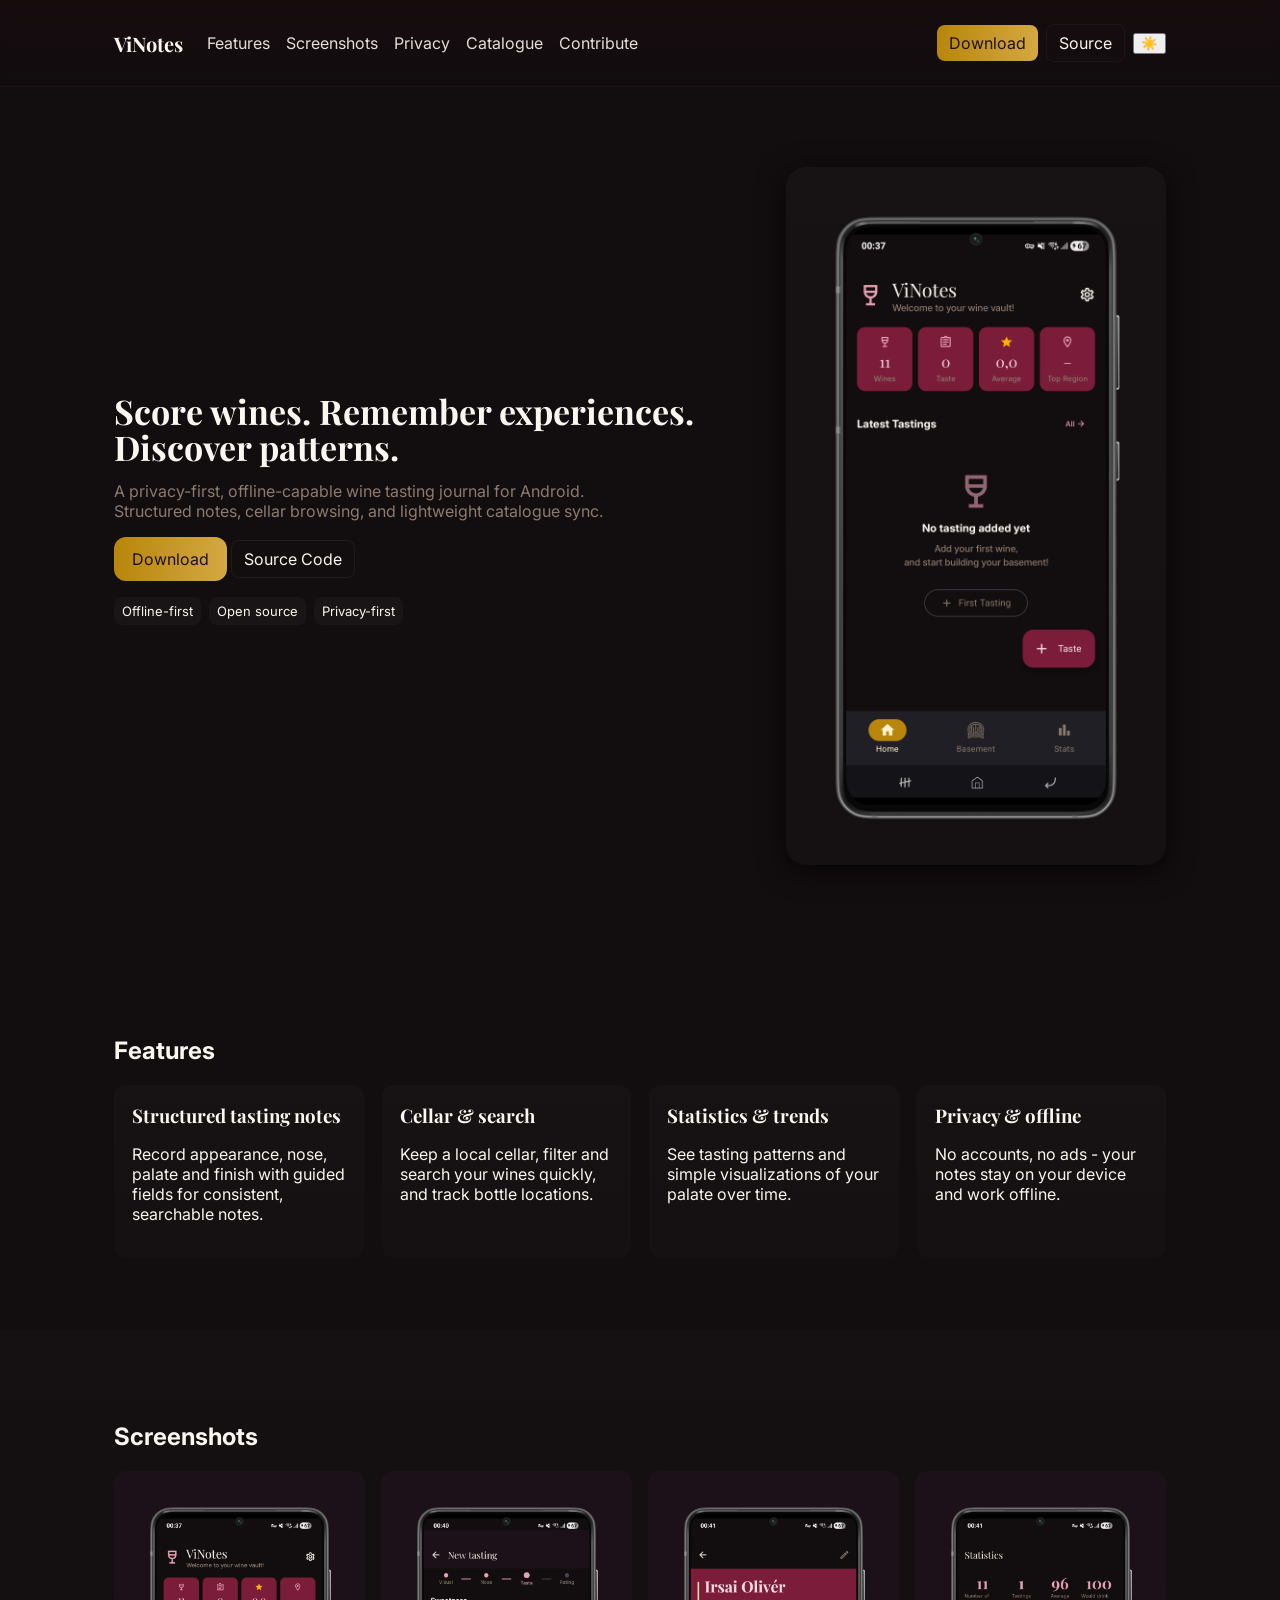
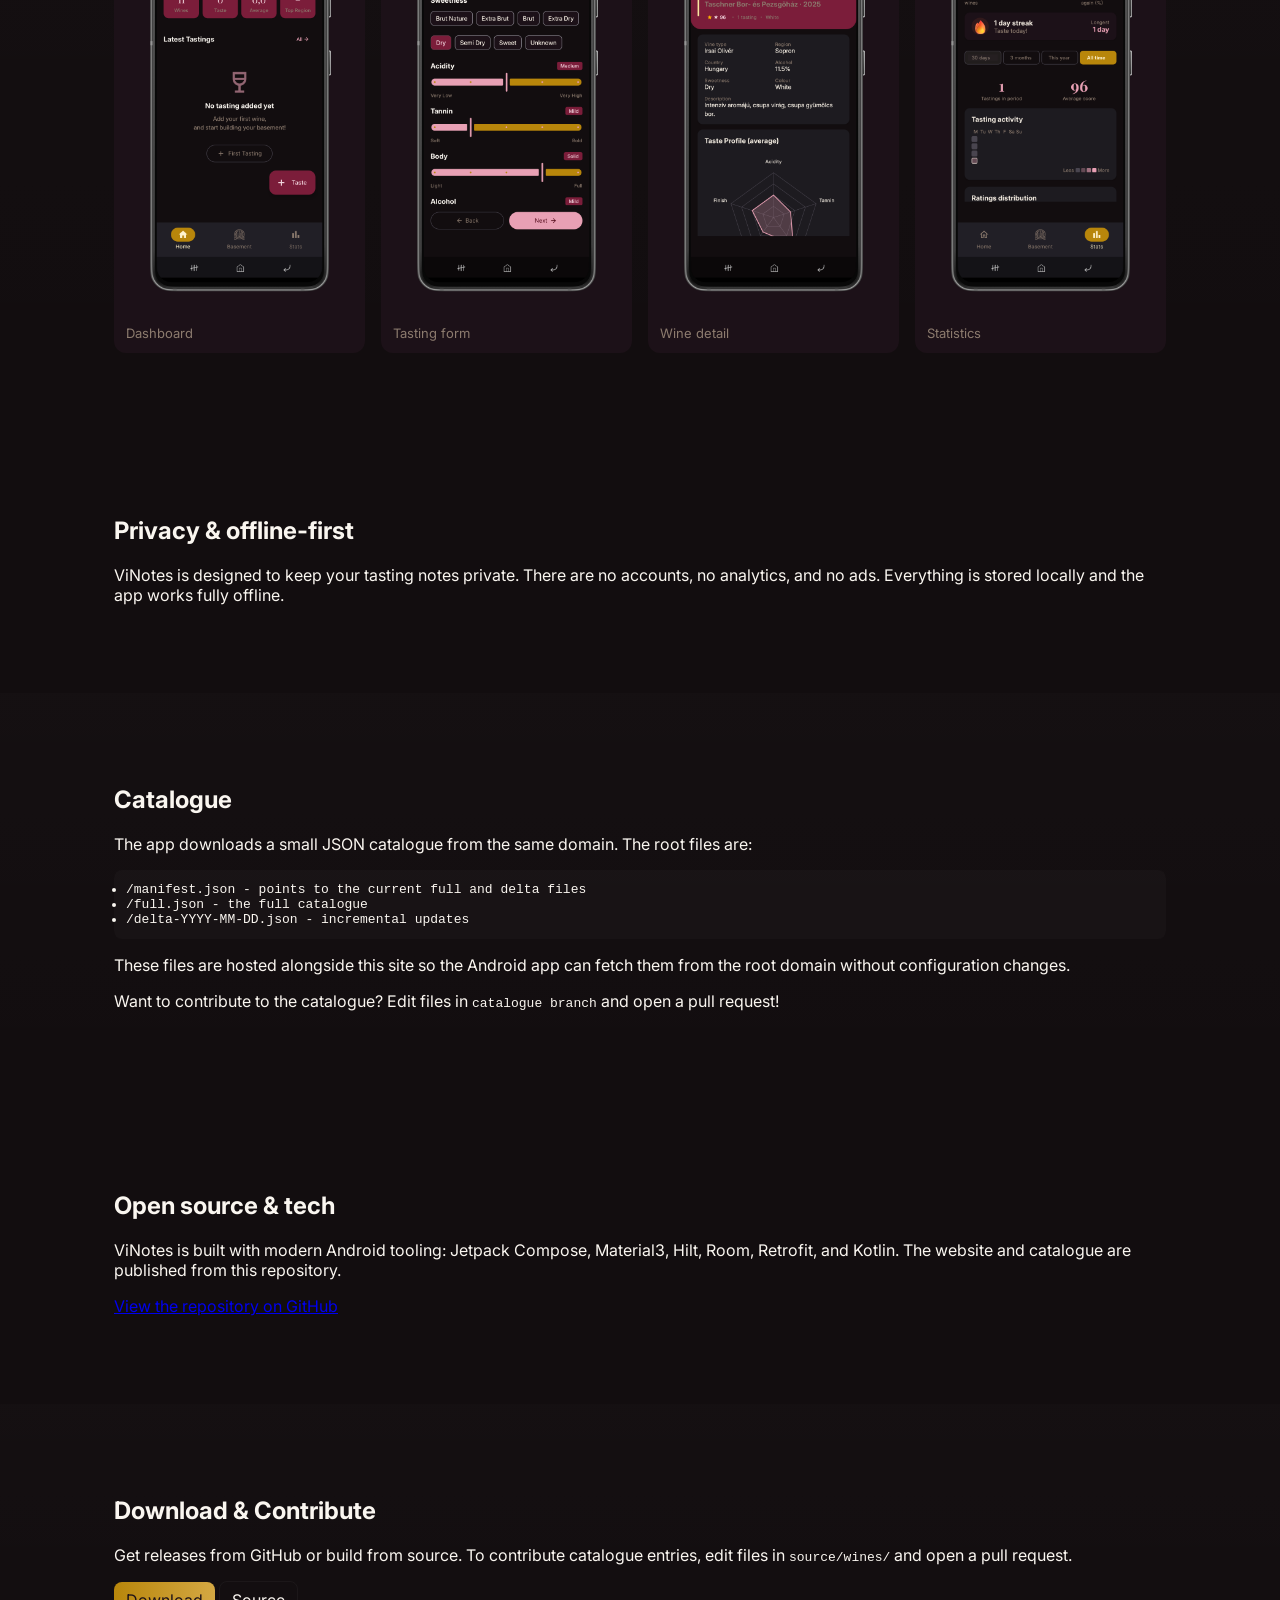
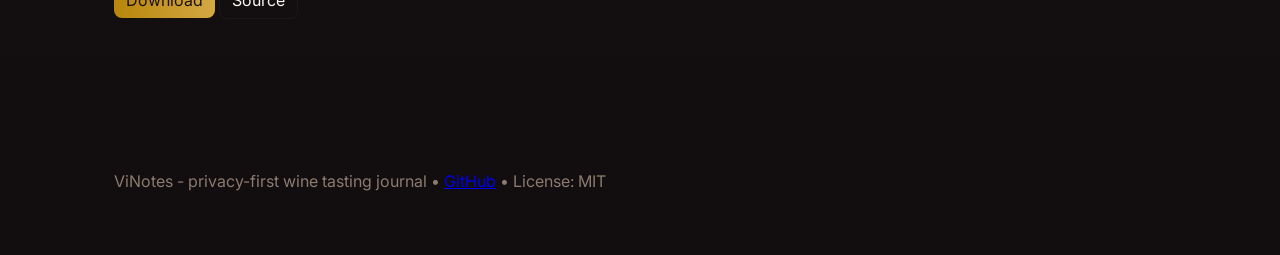
<file: index.html>
<!doctype html>
<html lang="en">
<head>
  <meta charset="utf-8" />
  <meta name="viewport" content="width=device-width,initial-scale=1" />
  <title>ViNotes - Score wines. Remember experiences.</title>
  <link rel="icon" href="src/vinotes.ico">
  <link rel="stylesheet" href="styles.css">
  <link href="https://fonts.googleapis.com/css2?family=Inter:wght@400;600;700&family=Playfair+Display:wght@400;700&display=swap" rel="stylesheet">
</head>
<body data-theme="dark">
  <header class="topnav">
    <div class="container">
      <a class="brand" href="#">ViNotes</a>
      <nav class="nav">
        <a href="#features">Features</a>
        <a href="#screenshots">Screenshots</a>
        <a href="#privacy">Privacy</a>
        <a href="#catalogue">Catalogue</a>
        <a href="#contribute">Contribute</a>
      </nav>
      <div class="actions">
        <a class="btn primary" href="https://github.com/T0liver/ViNotes/releases">Download</a>
        <a class="btn" href="https://github.com/T0liver/ViNotes">Source</a>
        <button id="themeToggle" aria-label="Toggle theme">☀️</button>
      </div>
    </div>
  </header>

  <main>
    <section id="hero" class="hero">
      <div class="container hero-grid">
        <div class="hero-copy">
          <h1>Score wines. Remember experiences. Discover patterns.</h1>
          <p class="lede">A privacy-first, offline-capable wine tasting journal for Android. Structured notes, cellar browsing, and lightweight catalogue sync.</p>
          <p class="hero-ctas">
            <a class="btn primary large" href="https://github.com/T0liver/ViNotes/releases">Download</a>
            <a class="btn ghost" href="https://github.com/T0liver/ViNotes">Source Code</a>
          </p>
          <ul class="badges">
            <li>Offline-first</li>
            <li>Open source</li>
            <li>Privacy-first</li>
          </ul>
        </div>
        <div class="hero-shot">
          <div class="device-frame">
            <img alt="Dashboard screenshot" src="src/dashboard.png">
          </div>
        </div>
      </div>
    </section>

    <section id="features" class="section">
      <div class="container">
        <h2>Features</h2>
        <div class="cards">
          <article class="card">
            <h3>Structured tasting notes</h3>
            <p>Record appearance, nose, palate and finish with guided fields for consistent, searchable notes.</p>
          </article>
          <article class="card">
            <h3>Cellar & search</h3>
            <p>Keep a local cellar, filter and search your wines quickly, and track bottle locations.</p>
          </article>
          <article class="card">
            <h3>Statistics & trends</h3>
            <p>See tasting patterns and simple visualizations of your palate over time.</p>
          </article>
          <article class="card">
            <h3>Privacy & offline</h3>
            <p>No accounts, no ads - your notes stay on your device and work offline.</p>
          </article>
        </div>
      </div>
    </section>

    <section id="screenshots" class="section light">
      <div class="container">
        <h2>Screenshots</h2>
        <div class="shots">
          <figure><img src="src/dashboard.png" alt="Dashboard"><figcaption>Dashboard</figcaption></figure>
          <figure><img src="src/tasting-screen.png" alt="Tasting form"><figcaption>Tasting form</figcaption></figure>
          <figure><img src="src/wine-screen.png" alt="Wine detail"><figcaption>Wine detail</figcaption></figure>
          <figure><img src="src/stats-screen.png" alt="Statistics"><figcaption>Statistics</figcaption></figure>
        </div>
      </div>
    </section>

    <section id="privacy" class="section">
      <div class="container">
        <h2>Privacy & offline-first</h2>
        <p>ViNotes is designed to keep your tasting notes private. There are no accounts, no analytics, and no ads. Everything is stored locally and the app works fully offline.</p>
      </div>
    </section>

    <section id="catalogue" class="section light">
      <div class="container">
        <h2>Catalogue</h2>
        <p>The app downloads a small JSON catalogue from the same domain. The root files are:</p>
        <ul class="mono">
          <li>/manifest.json - points to the current full and delta files</li>
          <li>/full.json - the full catalogue</li>
          <li>/delta-YYYY-MM-DD.json - incremental updates</li>
        </ul>
        <p>These files are hosted alongside this site so the Android app can fetch them from the root domain without configuration changes.</p>
        <p>Want to contribute to the catalogue? Edit files in <code>catalogue branch</code> and open a pull request!</p>
      </div>
    </section>

    <section id="tech" class="section">
      <div class="container">
        <h2>Open source & tech</h2>
        <p>ViNotes is built with modern Android tooling: Jetpack Compose, Material3, Hilt, Room, Retrofit, and Kotlin. The website and catalogue are published from this repository.</p>
        <p class="small"><a href="https://github.com/T0liver/ViNotes">View the repository on GitHub</a></p>
      </div>
    </section>

    <section id="contribute" class="section light">
      <div class="container">
        <h2>Download & Contribute</h2>
        <p>Get releases from GitHub or build from source. To contribute catalogue entries, edit files in <code>source/wines/</code> and open a pull request.</p>
        <p class="actions-row"><a class="btn primary" href="https://github.com/T0liver/ViNotes/releases">Download</a> <a class="btn" href="https://github.com/T0liver/ViNotes">Source</a></p>
      </div>
    </section>
  </main>

  <footer class="site-footer">
    <div class="container">
      <p>ViNotes - privacy-first wine tasting journal • <a href="https://github.com/T0liver/ViNotes">GitHub</a> • License: MIT</p>
    </div>
  </footer>

  <script src="script.js"></script>
</body>
</html>
</file>
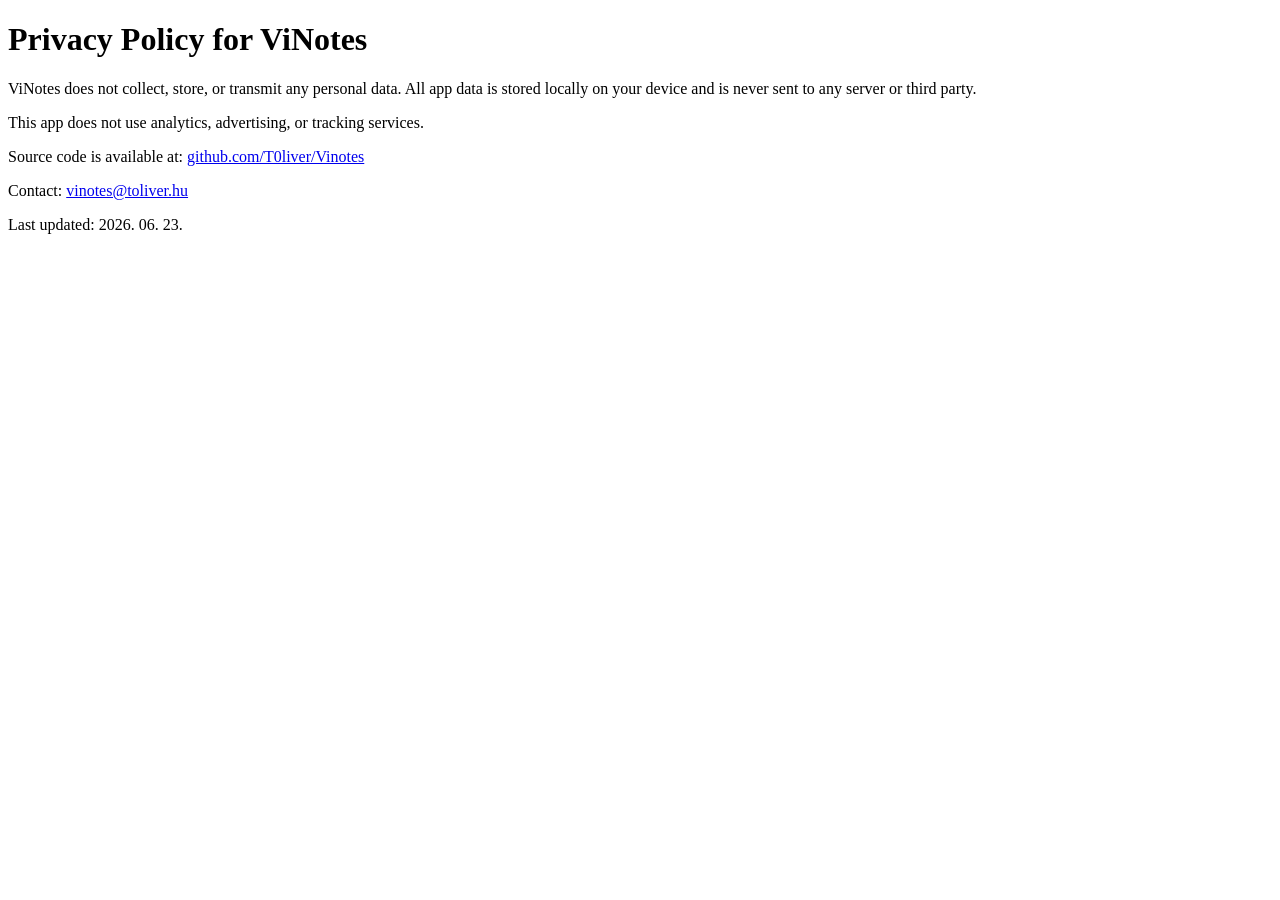
<file: privacy.html>
<!DOCTYPE html>
<html lang="en">
  <head>
    <meta charset="UTF-8">
    <meta name="viewport" content="width=device-width, initial-scale=1.0">
    <meta http-equiv="X-UA-Compatible" content="ie=edge">
    <title>ViNotes Privacy PAge</title>
    <link rel="icon" href="src/vinotes.ico">
  </head>
  <body>
    <main>
      <h1>
        Privacy Policy for ViNotes
      </h1>
      <p>
        ViNotes does not collect, store, or transmit any personal data. All app data is stored locally on your device and is never sent to any server or third party.
      </p>
      <p>
        This app does not use analytics, advertising, or tracking services.
      </p>
      <p>
        Source code is available at:
        <a href="https://github.com/T0liver/Vinotes">github.com/T0liver/Vinotes</a>
      </p>
      <p>
        Contact:
        <a href="mailto:vinotes@toliver.hu">vinotes@toliver.hu</a>
      </p>
      <p>
        Last updated: 2026. 06. 23.
      </p>
    </main>
  </body>
</html>
</file>
<file: styles.css>
:root{
  --burgundy-900:#4A0010;
  --burgundy-700:#7B1D3A;
  --burgundy-500:#A83256;
  --gold-600:#B8860B;
  --gold-400:#D4A843;
  --cream-50:#FAF6F0;
  --dark-surface:#1C1118;
  --dark-bg:#120D0F;
  --warm-gray-400:#8C7B6E;
}

*{box-sizing:border-box}
body{font-family:Inter,system-ui,-apple-system,Segoe UI,Roboto,"Helvetica Neue",Arial; margin:0; color:var(--cream-50); background:var(--dark-bg);}
.container{max-width:1100px;margin:0 auto;padding:24px}

/* Top nav */
.topnav{background:linear-gradient(180deg,rgba(26,12,15,0.6),rgba(18,13,15,0.95));backdrop-filter: blur(6px);position:sticky;top:0;z-index:20;border-bottom:1px solid rgba(255,255,255,0.03)}
.topnav .container{display:flex;align-items:center;gap:16px}
.brand{font-family:Playfair Display,serif;color:var(--burgundy-100);font-weight:700;text-decoration:none;font-size:20px}
.nav{margin-left:8px;display:flex;gap:16px;flex:1}
.nav a{color:var(--cream-50);text-decoration:none;opacity:0.9}
.actions{display:flex;gap:8px;align-items:center}
.btn{display:inline-block;padding:8px 12px;border-radius:8px;background:transparent;color:var(--cream-50);text-decoration:none;border:1px solid rgba(255,255,255,0.04)}
.btn.primary{background:linear-gradient(90deg,var(--gold-600),var(--gold-400));color:var(--dark-surface);border:none}
.btn.large{padding:12px 18px;border-radius:12px}
.btn.ghost{background:transparent;border:1px solid rgba(255,255,255,0.06)}

/* Hero */
.hero{padding:56px 0}
.hero-grid{display:grid;grid-template-columns:1fr 380px;gap:28px;align-items:center}
.hero-copy h1{font-family:Playfair Display,serif;font-size:34px;line-height:1.05;margin:0 0 12px;color:var(--burgundy-100)}
.lede{color:var(--warm-gray-400);max-width:52ch}
.badges{display:flex;gap:8px;padding:0;margin:12px 0;list-style:none}
.badges li{background:rgba(255,255,255,0.03);padding:6px 8px;border-radius:8px;font-size:13px}
.device-frame{background:linear-gradient(180deg,rgba(255,255,255,0.02),rgba(255,255,255,0.01));padding:12px;border-radius:20px;box-shadow:0 6px 28px rgba(0,0,0,0.6)}
.device-frame img{width:100%;height:auto;border-radius:12px;display:block}

/* Features */
.section{padding:48px 0}
.section.light{background:linear-gradient(180deg,rgba(255,255,255,0.01),transparent)}
.cards{display:grid;grid-template-columns:repeat(auto-fit,minmax(220px,1fr));gap:18px;margin-top:18px}
.card{background:linear-gradient(180deg, rgba(255,255,255,0.02), rgba(255,255,255,0.01));padding:18px;border-radius:12px}
.card h3{margin:0 0 8px;font-family:Playfair Display,serif}

/* Screenshots */
.shots{display:grid;grid-template-columns:repeat(auto-fit,minmax(180px,1fr));gap:16px;margin-top:18px}
.shots figure{margin:0;background:var(--dark-surface);padding:12px;border-radius:12px}
.shots img{width:100%;height:auto;border-radius:8px}
.shots figcaption{color:var(--warm-gray-400);font-size:13px;margin-top:8px}

.mono{font-family:monospace;background:rgba(255,255,255,0.02);padding:12px;border-radius:8px}

.site-footer{padding:24px 0;background:transparent;color:var(--warm-gray-400)}

/* Responsive */
@media (max-width:900px){
  .hero-grid{grid-template-columns:1fr}
  .nav{display:none}
  .container{padding:16px}
}

/* Light theme */
body[data-theme="light"]{background:var(--cream-50);color:var(--warm-gray-800)}
body[data-theme="light"] .brand{color:var(--burgundy-700)}
body[data-theme="light"] .btn{color:var(--warm-gray-800);border:1px solid rgba(0,0,0,0.04);}
body[data-theme="light"] .btn.primary{color:var(--cream-50)}
</file>
